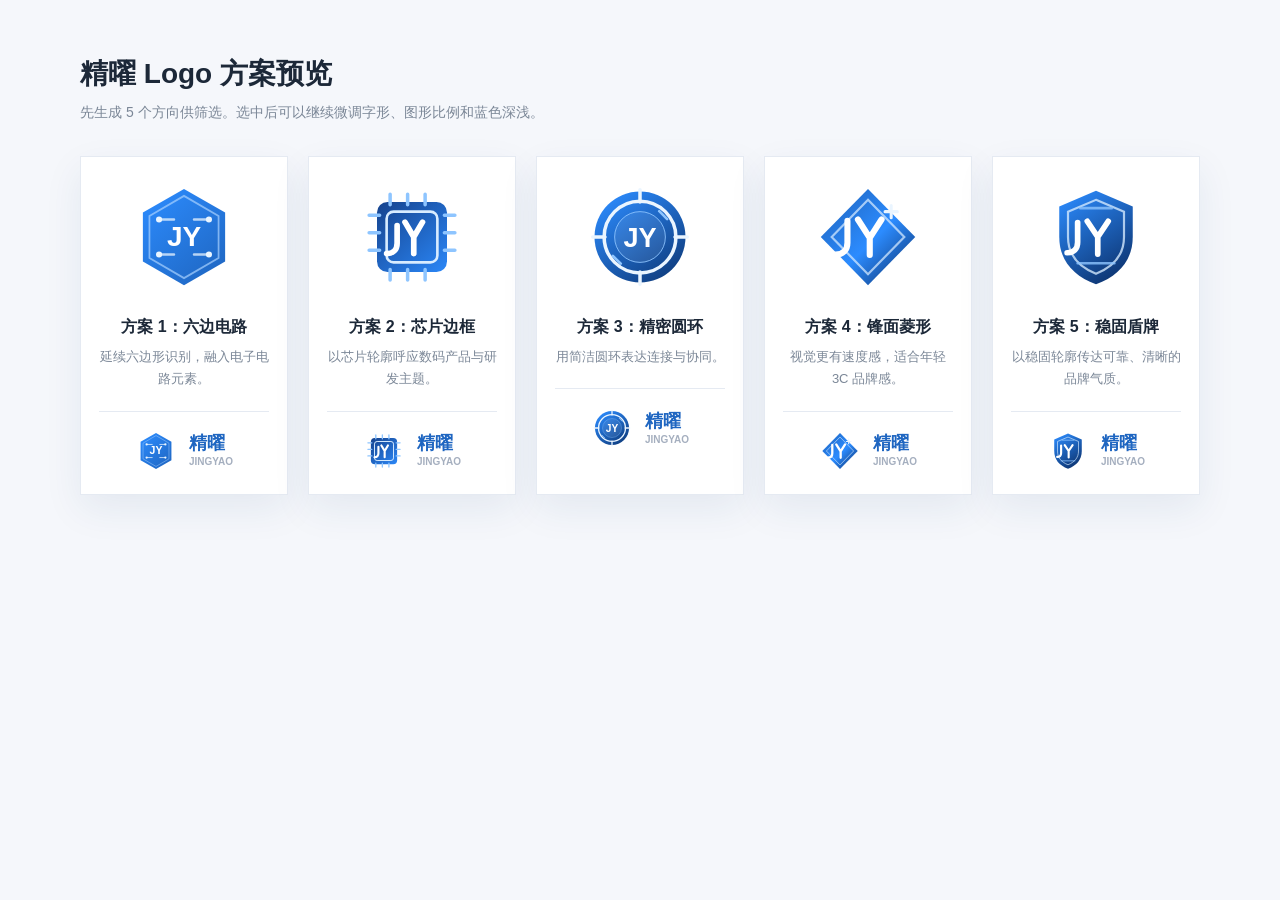
<file: logo-options.html>
<!DOCTYPE html>
<html lang="zh-CN">
<head>
  <meta charset="UTF-8">
  <meta name="viewport" content="width=device-width, initial-scale=1.0">
  <title>精曜 Logo 方案预览</title>
  <style>
    :root {
      --blue: #1f66c1;
      --ink: #1c2838;
      --muted: #7b8797;
      --line: #e5eaf2;
      --bg: #f5f7fb;
    }

    * {
      box-sizing: border-box;
    }

    body {
      margin: 0;
      color: var(--ink);
      background: var(--bg);
      font-family: "PingFang SC", "Microsoft YaHei", Arial, sans-serif;
    }

    main {
      width: min(1120px, calc(100% - 40px));
      margin: 0 auto;
      padding: 56px 0 72px;
    }

    h1 {
      margin: 0 0 12px;
      font-size: 28px;
      line-height: 1.3;
    }

    .intro {
      margin: 0 0 34px;
      color: var(--muted);
      font-size: 14px;
    }

    .grid {
      display: grid;
      grid-template-columns: repeat(5, minmax(0, 1fr));
      gap: 20px;
    }

    .card {
      padding: 24px 18px 22px;
      background: #fff;
      border: 1px solid var(--line);
      box-shadow: 0 14px 36px rgba(22, 61, 113, 0.08);
      text-align: center;
    }

    .card img {
      width: 112px;
      height: 112px;
      margin: 0 auto 20px;
    }

    .card h2 {
      margin: 0 0 8px;
      font-size: 16px;
    }

    .card p {
      margin: 0;
      color: var(--muted);
      font-size: 13px;
      line-height: 1.7;
    }

    .brand-row {
      display: flex;
      align-items: center;
      gap: 12px;
      justify-content: center;
      padding-top: 18px;
      margin-top: 20px;
      border-top: 1px solid var(--line);
    }

    .brand-row img {
      width: 42px;
      height: 42px;
      margin: 0;
    }

    .brand-row strong {
      display: block;
      color: var(--blue);
      font-size: 18px;
      line-height: 1.1;
      text-align: left;
    }

    .brand-row small {
      display: block;
      margin-top: 3px;
      color: #a5afbf;
      font-size: 10px;
      font-weight: 700;
      text-align: left;
      text-transform: uppercase;
    }

    @media (max-width: 980px) {
      .grid {
        grid-template-columns: repeat(2, minmax(0, 1fr));
      }
    }

    @media (max-width: 560px) {
      .grid {
        grid-template-columns: 1fr;
      }
    }
  </style>
</head>
<body>
  <main>
    <h1>精曜 Logo 方案预览</h1>
    <p class="intro">先生成 5 个方向供筛选。选中后可以继续微调字形、图形比例和蓝色深浅。</p>
    <section class="grid" aria-label="Logo 方案">
      <article class="card">
        <img src="assets/logo-option-1.svg" alt="Logo 方案 1">
        <h2>方案 1：六边电路</h2>
        <p>延续六边形识别，融入电子电路元素。</p>
        <div class="brand-row"><img src="assets/logo-option-1.svg" alt=""><span><strong>精曜</strong><small>JINGYAO</small></span></div>
      </article>
      <article class="card">
        <img src="assets/logo-option-2.svg" alt="Logo 方案 2">
        <h2>方案 2：芯片边框</h2>
        <p>以芯片轮廓呼应数码产品与研发主题。</p>
        <div class="brand-row"><img src="assets/logo-option-2.svg" alt=""><span><strong>精曜</strong><small>JINGYAO</small></span></div>
      </article>
      <article class="card">
        <img src="assets/logo-option-3.svg" alt="Logo 方案 3">
        <h2>方案 3：精密圆环</h2>
        <p>用简洁圆环表达连接与协同。</p>
        <div class="brand-row"><img src="assets/logo-option-3.svg" alt=""><span><strong>精曜</strong><small>JINGYAO</small></span></div>
      </article>
      <article class="card">
        <img src="assets/logo-option-4.svg" alt="Logo 方案 4">
        <h2>方案 4：锋面菱形</h2>
        <p>视觉更有速度感，适合年轻 3C 品牌感。</p>
        <div class="brand-row"><img src="assets/logo-option-4.svg" alt=""><span><strong>精曜</strong><small>JINGYAO</small></span></div>
      </article>
      <article class="card">
        <img src="assets/logo-option-5.svg" alt="Logo 方案 5">
        <h2>方案 5：稳固盾牌</h2>
        <p>以稳固轮廓传达可靠、清晰的品牌气质。</p>
        <div class="brand-row"><img src="assets/logo-option-5.svg" alt=""><span><strong>精曜</strong><small>JINGYAO</small></span></div>
      </article>
    </section>
  </main>
</body>
</html>
</file>
